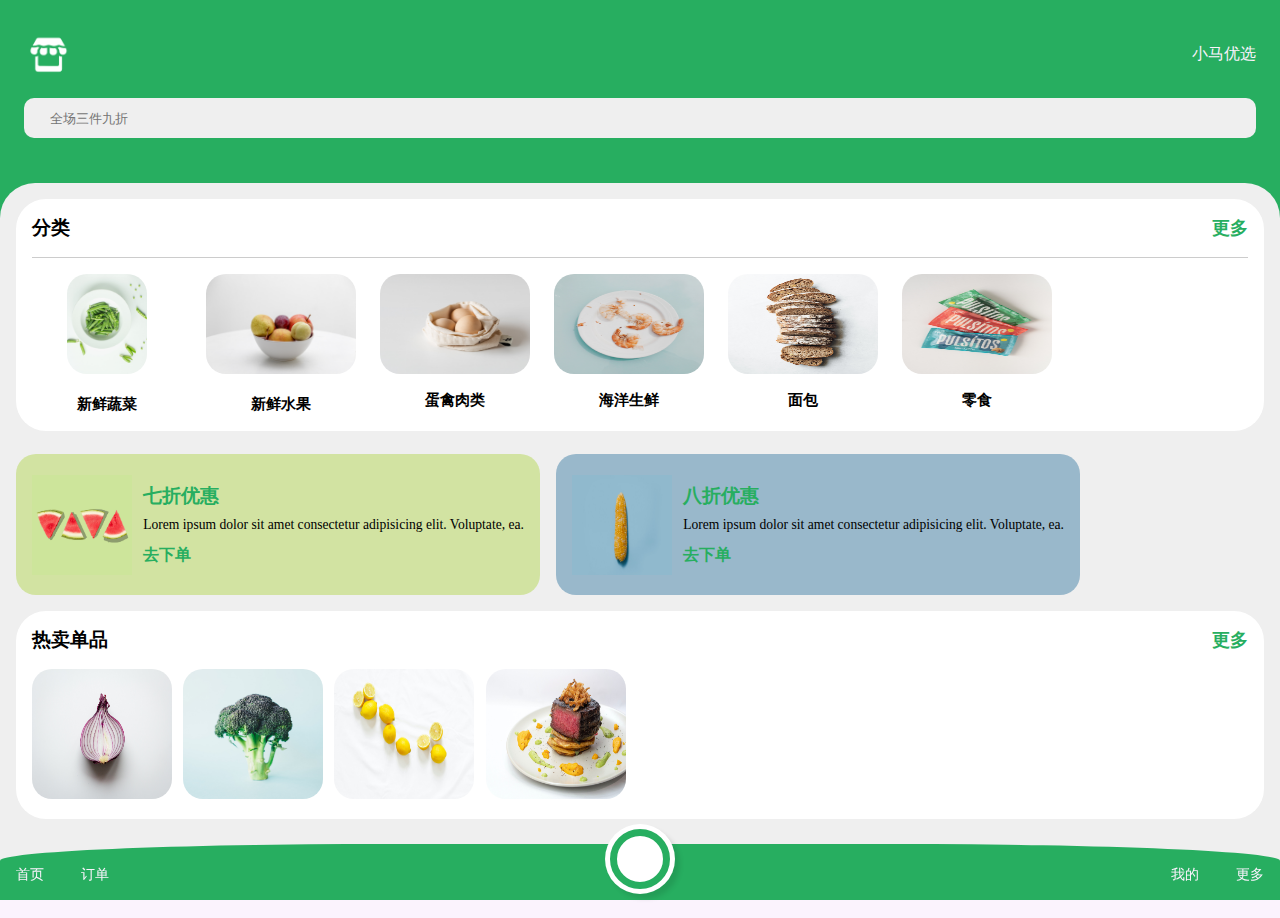
<file: 社区团购app/index.html>
<!DOCTYPE html>
<html lang="en">
<head>
    <meta charset="UTF-8">
    <meta http-equiv="X-UA-Compatible" content="IE=edge">
    <meta name="viewport" content="width=device-width, initial-scale=1.0">
    <link rel="stylesheet" href="//at.alicdn.com/t/font_3279658_hv7duvrvc77.css">
    <link rel="stylesheet" href="./style.css">
    <title>小马优选</title>
</head>
<body>
   


    <!-- 导航栏 -->
    <header>
        <nav>
            <img src="./img/icon/dianpu.png" alt="logo" class="logo"> 
            <p>小马优选</p>
        </nav>

        <div class="search">
            <span class="iconfont icon-sousuo"></span>
            <input type="text" name="" id="" placeholder="全场三件九折">
        </div>
    </header>


    <!-- 中心内容 -->
    <div class="main">

        <!-- 分类 -->
        <section class="categories section-wrapper">
            <div class="flex-header">
                <h2>分类</h2>
                <a href="./category.html">更多</a>
            </div>

            <div class="items">
                <div class="item">
                    <a href="./poroduct-vege.html">
                        <img src="./img/categories/shucai.jpg " alt="" class="item-img">
                    </a>
                    <h4>新鲜蔬菜</h4>
                    
                </div>

                <div class="item">
                    <a href="./product.html">
                        <img src="./img/categories/shuiguo.jpg" alt="" class="item-img">
                    </a>
                    <h4>新鲜水果</h4>
                    
                    
                </div>

                <div class="item">
                    <img src="./img/categories/danlei.jpg" alt="" class="item-img">
                    <h4>蛋禽肉类</h4>
                    </div>
                <div class="item">
                    <img src="./img/categories/haixian.jpg" alt="" class="item-img">
                    <h4>海洋生鲜</h4>
                </div>

                <div class="item">
                    <img src="./img/categories/mianbao.jpg" alt="" class="item-img">
                    <h4>面包</h4>
                </div>

                <div class="item">
                    <img src="./img/categories/lingshi.jpg" alt="" class="item-img">
                    <h4>零食</h4>
                </div>
            </div>
        </section>


        <!-- 限时优惠 -->
        <section class="promo">
            <div class="items promo-items">

                <div class="promo-item">
                    <img src="./img/product/qizhe.jpg" alt="" class="promo-img">
                    <div class="promo-info">
                        <h3>七折优惠</h3>
                        <p>
                            Lorem ipsum dolor sit amet consectetur adipisicing elit. Voluptate, ea.
                        </p>
                        <a href="product.html">去下单</a>
                    </div>
                </div>

                <div class="promo-item">
                    <img src="./img/product/bazhe.jpg" alt="" class="promo-img">
                    <div class="promo-info">
                        <h3>八折优惠</h3>
                        <p>
                            Lorem ipsum dolor sit amet consectetur adipisicing elit. Voluptate, ea.
                        </p>
                        <a href="product.html">去下单</a>
                    </div>
                </div>
        </section>


        <!-- 热卖单品 -->
        <section class="popular section-wrapper">
            <div class="flex-header">
                <h2>热卖单品</h2>
                <a href="category.html">更多</a>
            </div>

            <div class="items">
                <div class="popular-item">
                    <img src="./img/remaidangping/yangcong.jpg" alt="" class="popular-img">
                </div>

                <div class="popular-item">
                    <img src="./img/remaidangping/xilanhua.jpg" alt="" class="popular-img">
                </div>

                <div class="popular-item">
                    <img src="./img/remaidangping/ningmeng.jpg" alt="" class="popular-img">
                </div>

                <div class="popular-item">
                    <img src="./img/remaidangping/rou.jpg" alt="" class="popular-img">
                </div>
            </div>
        </section>
    </div>



    <!-- 底部栏 -->
    <div class="bottom-nav">
        <div class="bottom-inner">
            <div class="bottom-main">
                <!-- 左边图标 -->
                <div class="bottom-items">
                    <div class="nav-item">
                        <span class="iconfont icon-shouyefill"></span>
                        <p>首页</p>
                    </div>
                    <div class="nav-item">
                        <span class="iconfont icon-dingdan"></span>
                        <p>订单</p>
                    </div>
                </div>
                <!-- 中间图标 -->
                <div class="nav-item-main">
                    <div>
                        <span class="iconfont icon-gouwu"></span>
                    </div>
                </div>
                <!-- 右侧图标 -->
                <div class="bottom-items">
                    <div class="nav-item">
                        <span class="iconfont icon-wode"></span>
                        <p>我的</p>
                    </div>
                    <div class="nav-item">
                        <span class="iconfont icon-gengduo"></span>
                        <p>更多</p>
                    </div>
                </div>
            </div>
        </div>
    </div>


    
</body>
</html>
</file>
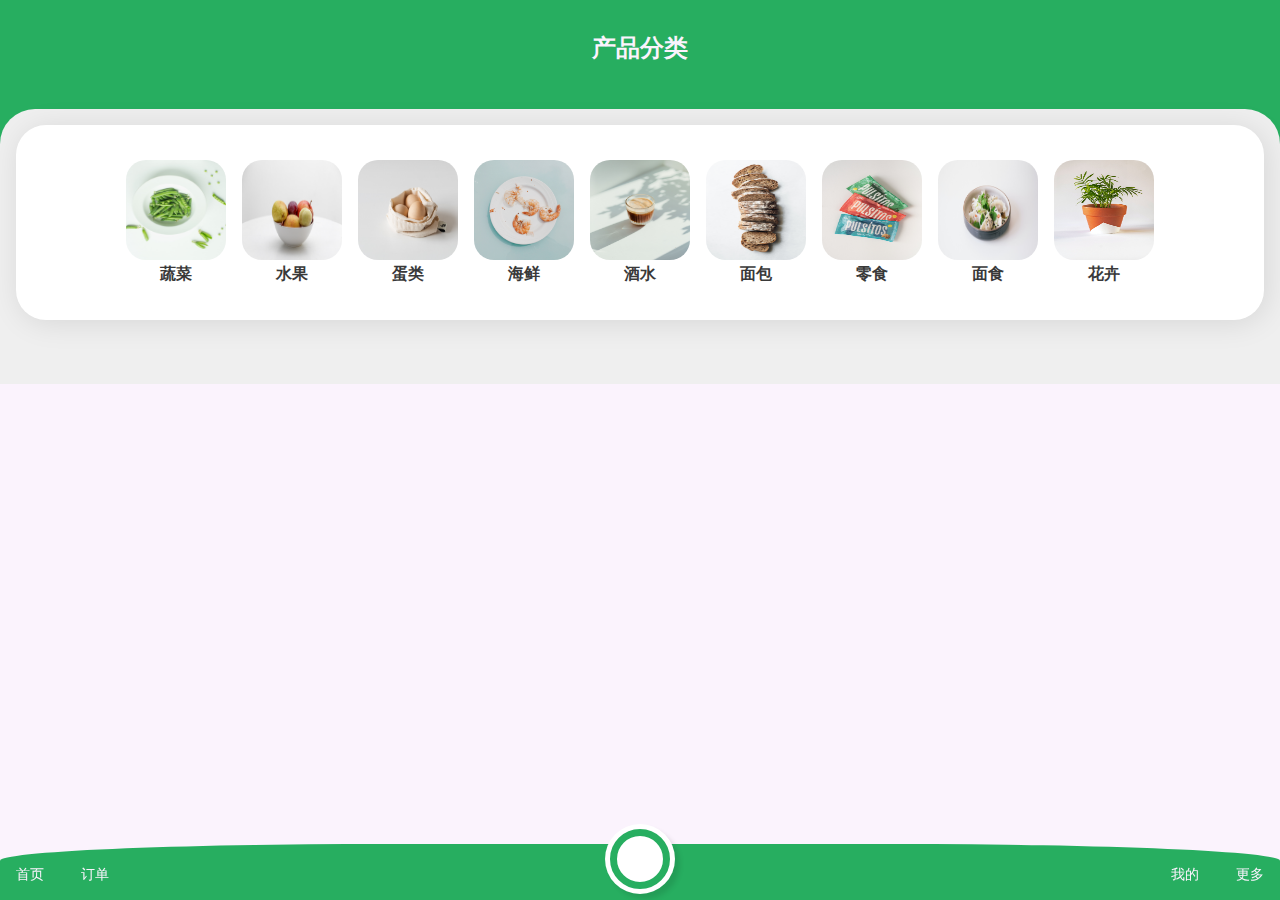
<file: 社区团购app/category.html>
<!DOCTYPE html>
<html lang="en">
<head>
    <meta charset="UTF-8">
    <meta http-equiv="X-UA-Compatible" content="IE=edge">
    <meta name="viewport" content="width=device-width, initial-scale=1.0">
    <title>小马优选-产品分类</title>
    <link rel="stylesheet" href="//at.alicdn.com/t/font_3279658_hv7duvrvc77.css">
    <link rel="stylesheet" href="./style.css">
    <link rel="stylesheet" href="./category.css">
</head>
<body>

    <!-- 头部 -->
    <header>
        <nav>
            <div class="flex action-bar">
                <a href="index.html"><span class="iconfont icon-31fanhui1"></span></a>
                <div class="info">
                    <h2>产品分类</h2>
                </div>
            </div>
        </nav>
    </header>


    <!-- 中心内容 -->
    <main class="main">
        <section class="categories section-wrapper">
            <div class="category-items">

                <div class="category-item">
                    <a href="products.html">
                        <img src="./img/categories/shucai.jpg " alt="" class="item-img">
                        <h4>蔬菜</h4>
                    </a>
                </div>

                <div class="category-item">
                    <a href="product.html">
                        <img src="./img/categories/shuiguo.jpg" class="item-img">
                        <h4>水果</h4>
                    </a>
                </div>
                <div class="category-item">
                    <a href="products.html">
                        <img src="./img/categories/danlei.jpg" alt="" class="item-img">
                        <h4>蛋类</h4>
                    </a>
                </div>
                <div class="category-item">
                    <a href="products.html">
                        <img src="./img/categories/haixian.jpg " alt="" class="item-img">
                        <h4>海鲜</h4>
                    </a>
                </div>

                <div class="category-item">
                    <a href="products.html">
                        <img src="./img/categories/cafe.jpg" alt="" class="item-img">
                        <h4>酒水</h4>
                    </a>
                </div>
                <div class="category-item">
                    <a href="products.html">
                        <img src="./img/categories/mianbao.jpg" alt="" class="item-img">
                        <h4>面包</h4>
                    </a>
                </div>
                <div class="category-item">
                    <a href="products.html">
                        <img src="./img/categories/lingshi.jpg " alt="" class="item-img">
                        <h4>零食</h4>
                    </a>
                </div>
                <div class="category-item">
                    <a href="products.html">
                        <img src="./img/categories/mianshi.jpg" alt="" class="item-img">
                        <h4>面食</h4>
                    </a>
                </div>
                <div class="category-item">
                    <a href="products.html">
                        <img src="./img/categories/huahui2.jpg" alt="" class="item-img">
                        <h4>花卉</h4>
                    </a>
                </div>
            </div>
        </section>
    </main>


    <!-- 底部栏 -->
    <div class="bottom-nav">
        <div class="bottom-inner">
            <div class="bottom-main">
                <!-- 左边图标 -->
                <div class="bottom-items">
                    <div class="nav-item">
                        <span class="iconfont icon-shouyefill"></span>
                        <p>首页</p>
                    </div>
                    <div class="nav-item">
                        <span class="iconfont icon-dingdan"></span>
                        <p>订单</p>
                    </div>
                </div>
                <!-- 中间图标 -->
                <div class="nav-item-main">
                    <div>
                        <span class="iconfont icon-gouwu"></span>
                    </div>
                </div>
                <!-- 右侧图标 -->
                <div class="bottom-items">
                    <div class="nav-item">
                        <span class="iconfont icon-wode"></span>
                        <p>我的</p>
                    </div>
                    <div class="nav-item">
                        <span class="iconfont icon-gengduo"></span>
                        <p>更多</p>
                    </div>
                </div>
            </div>
        </div>
    </div>
    
</body>
</html>
</file>
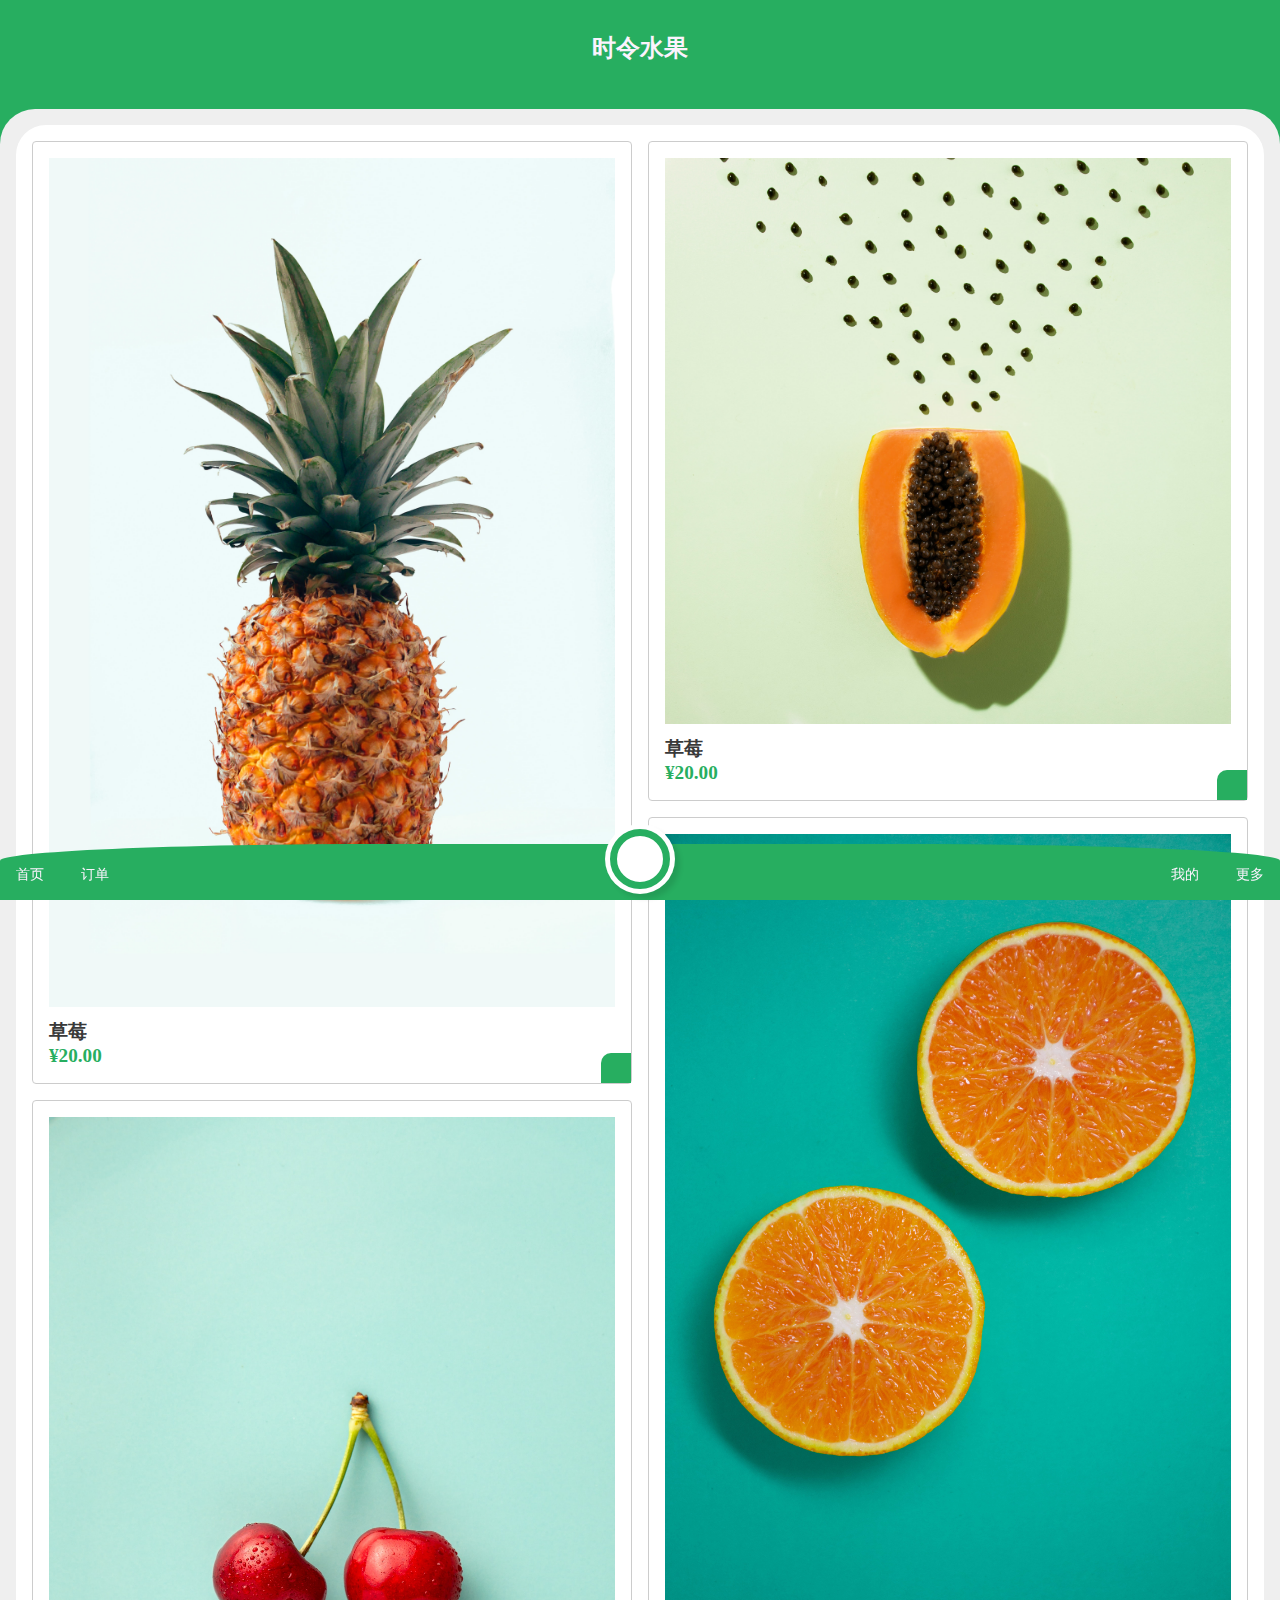
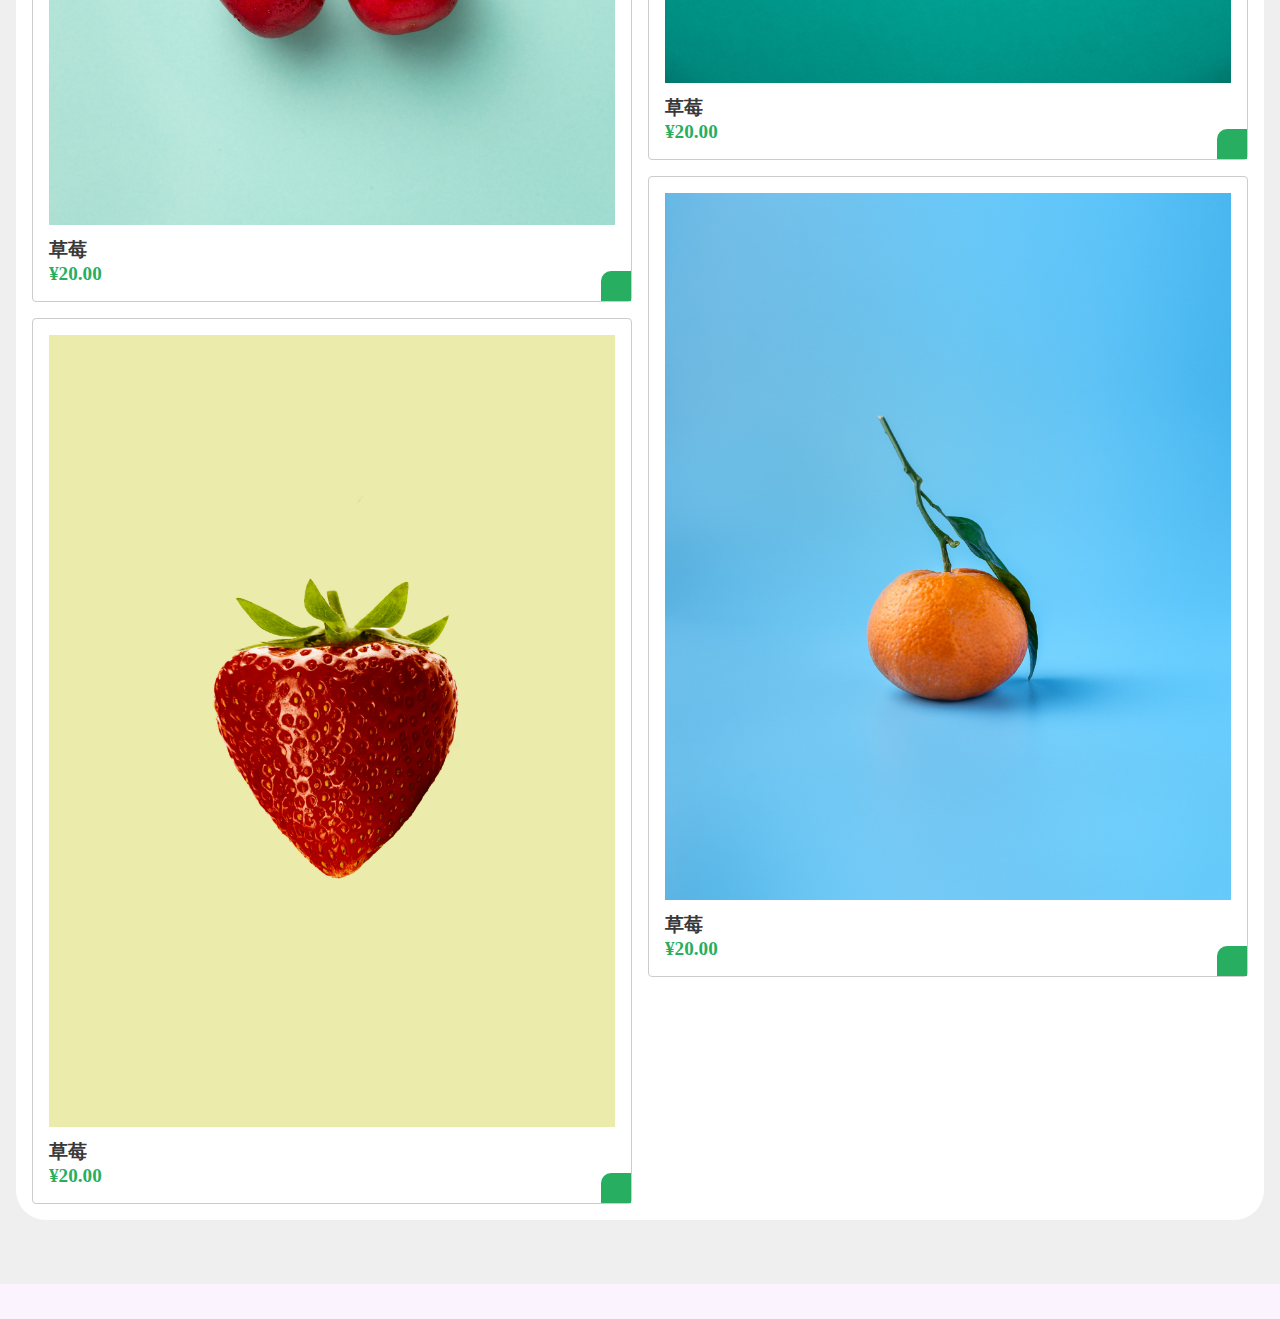
<file: 社区团购app/product.html>
<!DOCTYPE html>
<html lang="en">
<head>
    <meta charset="UTF-8">
    <meta http-equiv="X-UA-Compatible" content="IE=edge">
    <meta name="viewport" content="width=device-width, initial-scale=1.0">
    <title>小马优选-产品分类</title>
    <link rel="stylesheet" href="//at.alicdn.com/t/font_3279658_hv7duvrvc77.css">
    <link rel="stylesheet" href="./style.css">
    <link rel="stylesheet" href="products.css">
</head>
<body>

    <!-- 头部 -->
    <header>
        <nav>
            <div class="flex action-bar">
                <a href="index.html"><span class="iconfont icon-31fanhui1"></span></a>
                <div class="info">
                    <h2>时令水果</h2>
                </div>
            </div>
        </nav>
    </header>


    <!-- 中心内容 -->
    <main class="main">
        <section class="products-wrapper section-wrapper">
            <div class="products-items">

                <div class="product-item">
                    <a href="product.html">
                        <img src="./img/fruit/boluo.jpg" alt="" class="prod-img">
                        <h3 class="prod-tittle">草莓</h3>
                        <h4 class="prod-price"> ¥20.00</h4>
                    </a>

                    <button class="to-cart-btn"><span class="iconfont icon-gouwuche"></span></button>
                </div>

                <div class="product-item">
                    <a href="product.html">
                        <img src="./img/fruit/yingtao.jpg" alt="" class="prod-img">
                        <h3 class="prod-tittle">草莓</h3>
                        <h4 class="prod-price">¥20.00</h4>
                    </a>

                    <button class="to-cart-btn"><span class="iconfont icon-gouwuche"></span></button>
                </div>

                <div class="product-item">
                    <a href="product.html">
                        <img src="./img/fruit/caomei.jpg" alt="" class="prod-img">
                        <h3 class="prod-tittle">草莓</h3>
                        <h4 class="prod-price">¥20.00</h4>
                    </a>

                    <button class="to-cart-btn"><span class="iconfont icon-gouwuche"></span></button>
                </div>

                <div class="product-item">
                    <a href="product.html">
                        <img src="./img/fruit/mugua.jpg" alt="" class="prod-img">
                        <h3 class="prod-tittle">草莓</h3>
                        <h4 class="prod-price">¥20.00</h4>
                    </a>

                    <button class="to-cart-btn"><span class="iconfont icon-gouwuche"></span></button>
                </div>


                <div class="product-item">
                    <a href="product.html">
                        <img src="./img/fruit/huangcheng.jpg" alt="" class="prod-img">
                        <h3 class="prod-tittle">草莓</h3>
                        <h4 class="prod-price">¥20.00</h4>
                    </a>

                    <button class="to-cart-btn"><span class="iconfont icon-gouwuche"></span></button>
                </div>


                <div class="product-item">
                    <a href="product.html">
                        <img src="./img/fruit/juzi.jpg" alt="" class="prod-img">
                        <h3 class="prod-tittle">草莓</h3>
                        <h4 class="prod-price">¥20.00</h4>
                    </a>

                    <button class="to-cart-btn"><span class="iconfont icon-gouwuche"></span></button>
                </div>

            </div>
        </section>
    </main>


    <!-- 底部栏 -->
    <div class="bottom-nav">
        <div class="bottom-inner">
            <div class="bottom-main">
                <!-- 左边图标 -->
                <div class="bottom-items">
                    <div class="nav-item">
                        <span class="iconfont icon-shouyefill"></span>
                        <p>首页</p>
                    </div>
                    <div class="nav-item">
                        <span class="iconfont icon-dingdan"></span>
                        <p>订单</p>
                    </div>
                </div>
                <!-- 中间图标 -->
                <div class="nav-item-main">
                    <div>
                        <span class="iconfont icon-gouwu"></span>
                    </div>
                </div>
                <!-- 右侧图标 -->
                <div class="bottom-items">
                    <div class="nav-item">
                        <span class="iconfont icon-wode"></span>
                        <p>我的</p>
                    </div>
                    <div class="nav-item">
                        <span class="iconfont icon-gengduo"></span>
                        <p>更多</p>
                    </div>
                </div>
            </div>
        </div>
    </div>
    
</body>
</html>
</file>
<file: 社区团购app/style.css>
*{
    padding: 0;
    margin: 0;
    box-sizing: border-box;
    text-decoration: none;
}
:root{
    --main-color: #27ae60;
    --main-light: #bee7cf;
    --accent-light: #f4e3b3;
    --body-color: #efefef;
    --dark-color: #393939;
    --light-color: #fbf3fd;
}
body{
    background: var(--light-color);
}
a{
    color: var(--dark-color);
}
    


/* 导航栏 */
header{
    background: var(--main-color);
    padding: 2rem 1.5rem 5rem;
}
header nav{
    display: flex;
    flex-direction: row;
    justify-content: space-between;
    align-items: center;
}

header nav .logo{
    width: 45px;
    height: 45px;
    border-radius: 50%;
}
header nav p{
    font-weight: 500;
    color: var(--light-color);
}
header .search{
    margin: 1.3rem 0 0 0;
    display: flex;
    flex-direction: row;
    align-items: center;
    background-color: var(--body-color);
    padding: 0.8rem 1rem;
    border-radius: 10px;
}
header .search span{
    font-size: 1rem;
    margin-right: 0.6rem;
}
header .search input{
    display: block;
    flex: 1;
    background: transparent; 
    border: none;
    outline: none;
}


/* 中心内容*/
.main{
    padding: 1rem;
    padding-bottom: 4rem;
    border-radius: 35px 35px 0 0;
    background: var(--body-color);
    position: relative;
    top: -35px;
}

/* 分类 */
.main .section-wrapper{
    background-color: #fff;
    box-shadow: 3px 3px 30px ragb(0,0,0,0.1);
    border-radius: 30px;
    padding: 1rem;
}
.main .section-wrapper .flex-header{
    display: flex;
    justify-content: space-between;
    align-items: center;
    border-bottom: 1px solid #ccc;
    padding-bottom: 1rem;
}
.main .section-wrapper .flex-header h2{
    font-size: 1.2rem;
}
.main .section-wrapper .flex-header a{
    font-size: 1.1rem;
    color: var(--main-color);
    font-weight: bold;
}

.main .section-wrapper .items{
    width: 100%;
    display: flex;
    flex-direction: row;
    margin-top: auto;
    overflow-x: auto;
}

/* 自定义滚动条（隐藏） */
.main .section-wrapper .items::-webkit-scrollbar{
    width: 0;
}
.main .section-wrapper .items::-webkit-scrollbar-track{
    width: 0;
}
.main .section-wrapper .items .item{
    min-width: 100px;
    width: 150px;
    display: flex;
    flex-direction: column;
    align-items: center;
    margin-right: 1.5rem;
    margin-top: 1rem;
}

.main .section-wrapper .items .item  img{
    width: 100%;
    height: 100px;
    border-radius: 20px;
    
}
.main .section-wrapper .items .item h4{
    font-size: 0.95rem;
    padding-top: 1rem;
}



/* 限时优惠 */
.promo{
    margin: 1.4rem 0rem 0.5rem;
    margin-bottom: 1rem;
}
/* 自定义滚动条（隐藏） */
.main .promo-items::-webkit-scrollbar{
    width: 0;
}
.main .promo-items::-webkit-scrollbar-track{
    width: 0;
}
.promo .promo-items{
    display: flex;
    flex-direction: row;
    overflow-x: auto;
}
.promo .promo-item{
    border-radius: 20px;
    display: flex;
    background-color: #D2E3A2;
    min-width: 300px;
    padding: 1.3rem 1rem;
    align-items: center;
    margin-right: 1rem;
}

.promo .promo-item img{
    width: 100px;
    height: 100px;
    margin-right: 0.7rem;
}
.promo .promo-item:last-child{
    background-color:#99B8CB;
}

.promo .promo-item h3{
    font-style:1.4rem;
    color: var(--main-color);
}
.promo .promo-item p{
    font-size: 0.85rem;
    margin: 0.5rem 0rem 0.8rem;
}
.promo .promo-item a{
    color: var(--main-color);
    font-weight: 600;
}
/* .promo .promo-item:last-child h3{
    color:#619BBE;
} */


/* 热卖单品 */

.main .popular .items .popular-item img{
    height: 130px;
    width: 140px;
    border-radius: 20px;
    margin-right: 0.7rem;
}

.main .popular .flex-header{
    border-bottom: none;
}

/* 底部栏 */
.bottom-nav{
    position: fixed;
    bottom: 0;
    left:0;
    width: 100%;
}
.bottom-nav .bottom-main{
    background-color: var(--main-color);
    display: flex;
    justify-content: space-between;
    padding: 1rem;
    border-radius: 30% 30% 0 0;
}

.bottom-nav .bottom-main .nav-item-main{
    background-color: #fff;
    width: 70px;
    height: 70px;
    position: absolute;
    top: -20px;
    left: 50%;
    transform: translateX(-50%);
    z-index: 20;
    padding: 0.3rem;
    border-radius: 50%;
    box-shadow: 5px 5px 5px rgba(0,0,0,0.1);
}
.bottom-nav .bottom-main .nav-item-main div{
    border: 7px solid var(--main-color);
    width: 100%;
    height: 100%;
    border-radius: 50%;
    display: grid;
    place-items: center
}
.bottom-nav .bottom-main .nav-item-main div span{
    font-size: 1.6rem;
    color: var(--main-color);
}

.bottom-nav .bottom-items{
    display: flex;
    flex-direction: row;
}
.bottom-nav .bottom-items .nav-item{
    margin-right: 2.3rem;
    text-align: center;
} 

.bottom-nav .bottom-items .nav-item:last-child{
    margin-right: 0;
}

.bottom-nav .bottom-items .nav-item span{
    display: block;
    color: var(--light-color);
    font-size: 1.6rem;
    margin-bottom: 0.3rem;
}
.bottom-nav .bottom-items .nav-item:active span{
    color: #256941;
}
.bottom-nav .bottom-items .nav-item p{
    color: var(--light-color);
    font-size: 0.9rem;
    font-weight: 600px;
}




/* fenlei中心内容 */

.category-items{
    display: grid;
    grid-template-columns: repeat(auto-fit, minmax(70px, 1fr));
    grid-gap:1rem;
    padding: 1.2rem 0;
    text-align: center;
}

.category-items .category-item .item-img{
    background: var(--light-color);
}
</file>
<file: 社区团购app/category.css>
*{
    padding: 0;
    margin: 0;
    box-sizing: border-box;
    text-decoration: none;
}
:root{
    --main-color: #27ae60;
    --main-light: #bee7cf;
    --accent-light: #f4e3b3;
    --body-color: #efefef;
    --dark-color: #393939;
    --light-color: #fbf3fd;
}
.flex{
    display: flex;
    align-items: center;
}
.action-bar{
    width: 100%;
}
.action-bar a{
    color: var(--light-color);
}
.action-bar .info{
    width: 100%;
    color: var(--light-color);
    flex: 1;
    text-align: center;
}



/* 中心内容 */
.main{
    padding: 1rem;
    padding-bottom: 4rem;
    border-radius: 35px 35px 0 0;
    background: var(--body-color);
    position: relative;
    top: -35px;
}


.main .section-wrapper{
    background-color: #fff;
    box-shadow: 3px 3px 30px rgba(0,0,0,0.1);
    border-radius: 30px;
    padding: 1rem;
}

.category-items {
    display: flex;
    flex-direction: row;
    flex-wrap: wrap;
    justify-content: center;
    align-content: center;
    
    
}
.category-items .category-item{
   display: flex;
   flex-direction: column;
   flex: 0 0 auto;
   justify-content: space-between;
}
.category-items .category-item .item-img{
    background: var(--light-color);
    width: 100px;
    height: 100px;
    border-radius: 20px;
}
</file>
<file: 社区团购app/products.css>
*{
    padding: 0;
    margin: 0;
    box-sizing: border-box;
    text-decoration: none;
}
:root{
    --main-color: #27ae60;
    --main-light: #bee7cf;
    --accent-light: #f4e3b3;
    --body-color: #efefef;
    --dark-color: #393939;
    --light-color: #fbf3fd;
}
.flex{
    display: flex;
    align-items: center;
}
.action-bar{
    width: 100%;
}
.action-bar a{
    color: var(--light-color);
}
.action-bar .info{
    width: 100%;
    color: var(--light-color);
    flex: 1;
    text-align: center;
}





.products-items{
    /* display: grid;
    grid-template-columns: repeat(2,1fr); */
    
    /* height: auto;
    display: flex;
    flex-direction: row;
    flex-wrap: wrap; */
    column-count: 2;
    column-width: 200px;
    

}

.products-items .product-item{
    display: flex;
    flex-direction: column;
    justify-content: center;
    padding: 1rem;
    /* border-right: 1px solid #ccc;
    border-bottom: 1px solid #ccc; */
    border: 1px solid #ccc;
    position: relative;
    border-radius: 4px;
    margin-bottom: 1rem;
    break-inside: avoid;
}

/* .product-item:nth-child(even){
    border-right: none;
} */
.prod-img{
    width: 100%;
    flex-wrap: nowrap;
    margin-bottom: 0.5rem;
    text-align: center;

}

.prod-price{
    color: var(--main-color);
    font-weight: 700px;
    font-size: 1.2rem;
}

.product-item button{
    position: absolute;
    right: 0;
    bottom: 0;
    width: 30px;
    height: 30px;
    color: #fff;
    outline: none;
    border: none;
    border-radius: 10px 0 0 0;
    background: var(--main-color);
}
</file>
